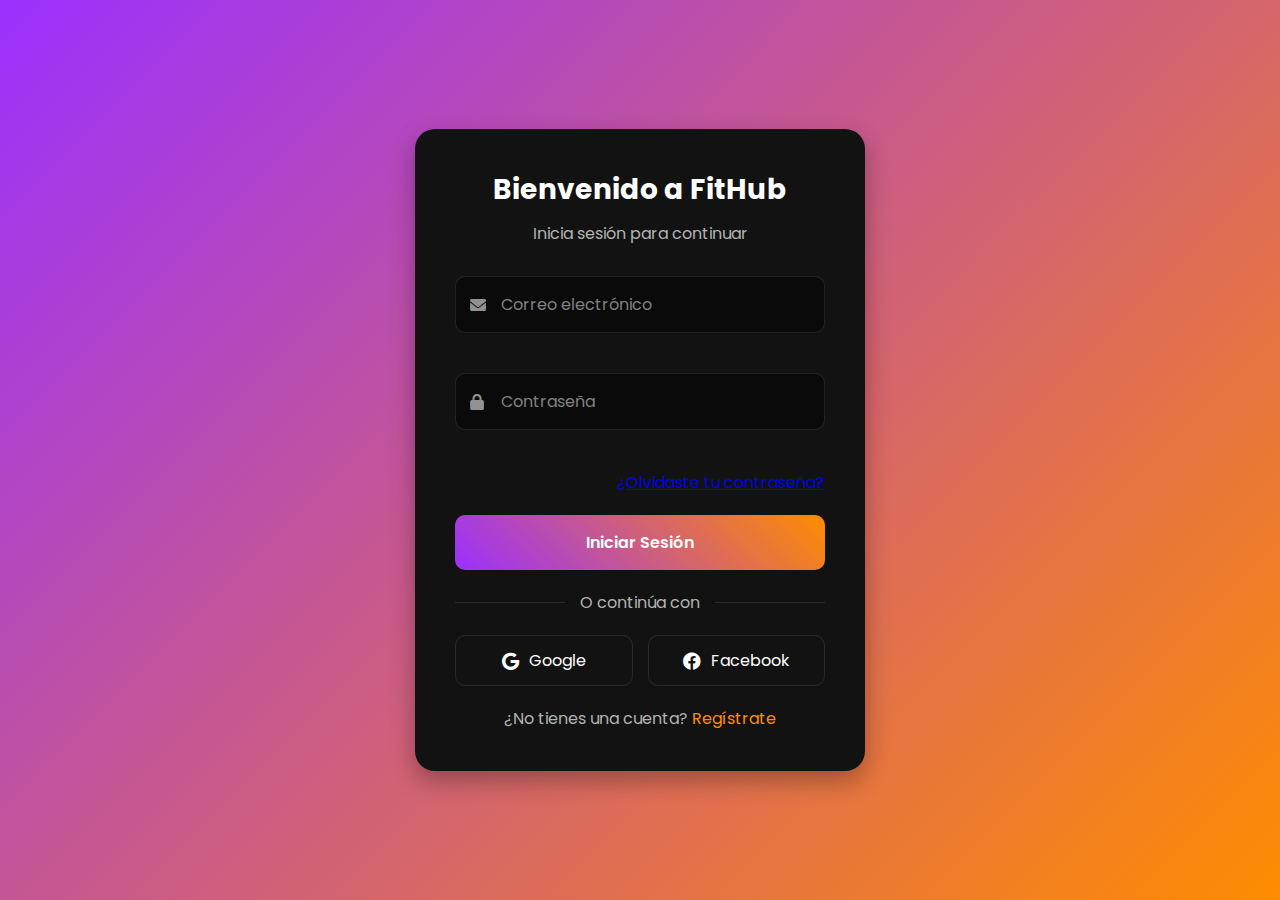
<file: login.html>
<!DOCTYPE html>
<html lang="es">
<head>
    <meta charset="UTF-8">
    <meta name="viewport" content="width=device-width, initial-scale=1.0">
    <title>Iniciar Sesión - FitHub</title>
    <link rel="stylesheet" href="styles.css">
    <link href="https://fonts.googleapis.com/css2?family=Poppins:wght@300;400;500;600;700&display=swap" rel="stylesheet">
    <link rel="stylesheet" href="https://cdnjs.cloudflare.com/ajax/libs/font-awesome/6.0.0/css/all.min.css">
</head>
<body>
    <div class="auth-container">
        <div class="auth-box">
            <div class="auth-header">
                <h2>Bienvenido a FitHub</h2>
                <p>Inicia sesión para continuar</p>
            </div>

            <form class="auth-form">
                <div class="form-group">
                    <i class="fa-solid fa-envelope"></i>
                    <input type="email" class="auth-input" placeholder="Correo electrónico" required>
                </div>
                <div class="form-group">
                    <i class="fa-solid fa-lock"></i>
                    <input type="password" class="auth-input" placeholder="Contraseña" required>
                </div>
                <div style="text-align: right;">
                    <a href="recuperar.html" class="auth-link">¿Olvidaste tu contraseña?</a>
                </div>
                <button type="submit" class="auth-btn">Iniciar Sesión</button>
            </form>

            <div class="auth-divider">O continúa con</div>

            <div class="social-auth">
                <a href="#" class="social-btn">
                    <i class="fab fa-google"></i>
                    <span>Google</span>
                </a>
                <a href="#" class="social-btn">
                    <i class="fab fa-facebook"></i>
                    <span>Facebook</span>
                </a>
            </div>

            <div class="auth-footer">
                ¿No tienes una cuenta? <a href="registro.html">Regístrate</a>
            </div>
        </div>
    </div>
</body>
</html>
</file>
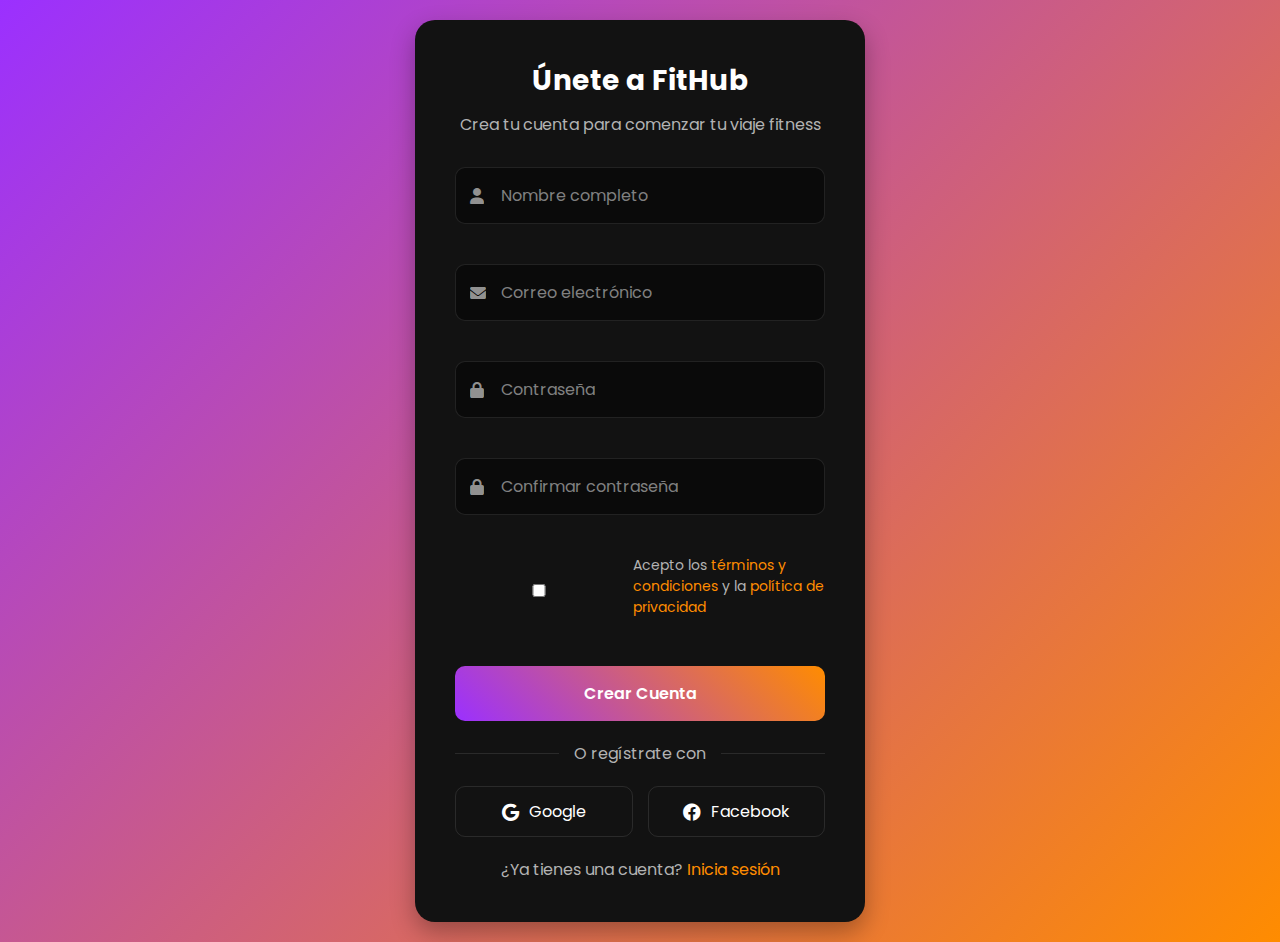
<file: registro.html>
<!DOCTYPE html>
<html lang="es">
<head>
    <meta charset="UTF-8">
    <meta name="viewport" content="width=device-width, initial-scale=1.0">
    <title>Registro - FitHub</title>
    <link rel="stylesheet" href="styles.css">
    <link href="https://fonts.googleapis.com/css2?family=Poppins:wght@300;400;500;600;700&display=swap" rel="stylesheet">
    <link rel="stylesheet" href="https://cdnjs.cloudflare.com/ajax/libs/font-awesome/6.0.0/css/all.min.css">
</head>
<body>
    <div class="auth-container">
        <div class="auth-box">
            <div class="auth-header">
                <h2>Únete a FitHub</h2>
                <p>Crea tu cuenta para comenzar tu viaje fitness</p>
            </div>

            <form class="auth-form">
                <div class="form-group">
                    <i class="fa-solid fa-user"></i>
                    <input type="text" class="auth-input" placeholder="Nombre completo" required>
                </div>
                <div class="form-group">
                    <i class="fa-solid fa-envelope"></i>
                    <input type="email" class="auth-input" placeholder="Correo electrónico" required>
                </div>
                <div class="form-group">
                    <i class="fa-solid fa-lock"></i>
                    <input type="password" class="auth-input" placeholder="Contraseña" required>
                </div>
                <div class="form-group">
                    <i class="fa-solid fa-lock"></i>
                    <input type="password" class="auth-input" placeholder="Confirmar contraseña" required>
                </div>

                <div class="form-group checkbox-container">
                    <input type="checkbox" id="terms" required>
                    <label for="terms">
                        Acepto los <a href="#">términos y condiciones</a> y la <a href="#">política de privacidad</a>
                    </label>
                </div>

                <button type="submit" class="auth-btn">Crear Cuenta</button>
            </form>

            <div class="auth-divider">O regístrate con</div>

            <div class="social-auth">
                <a href="#" class="social-btn">
                    <i class="fab fa-google"></i>
                    <span>Google</span>
                </a>
                <a href="#" class="social-btn">
                    <i class="fab fa-facebook"></i>
                    <span>Facebook</span>
                </a>
            </div>

            <div class="auth-footer">
                ¿Ya tienes una cuenta? <a href="login.html">Inicia sesión</a>
            </div>
        </div>
    </div>
</body>
</html>
</file>
<file: styles.css>
/* Colores principales */
:root {
    --color-morado: #9B30FF;
    --color-naranja: #FF8C00;
    --color-fondo: #121212;
    --color-fondo-oscuro: #0a0a0a;
    --color-texto: #ffffff;
    --color-texto-gris: #b3b3b3;
}

* {
    margin: 0;
    padding: 0;
    box-sizing: border-box;
    font-family: 'Poppins', sans-serif;
}

body {
    background-color: var(--color-fondo);
    color: var(--color-texto);
    min-height: 100vh;
    display: flex;
    flex-direction: column;
}

/* Barra de navegación */
.navbar {
    background-color: #0a0a0a;
    padding: 10px 30px;
    display: flex;
    justify-content: space-between;
    align-items: center;
    position: fixed;
    width: 100%;
    top: 0;
    z-index: 1000;
    box-shadow: 0 2px 10px rgba(0,0,0,0.3);
    height: 50px;
}

.logo h1 {
    color: var(--color-naranja);
    font-size: 20px;
    font-weight: bold;
    text-shadow: 0 0 10px rgba(255, 140, 0, 0.3);
}

.nav-links {
    display: flex;
    list-style: none;
    gap: 20px;
    align-items: center;
    margin: 0;
    padding: 0;
    height: 100%;
}

.nav-links a {
    color: var(--color-texto);
    text-decoration: none;
    font-weight: 500;
    padding: 6px 15px;
    border-radius: 20px;
    transition: all 0.3s;
    white-space: nowrap;
    font-size: 14px;
}

.nav-links a:hover {
    color: var(--color-naranja);
    background: rgba(255, 140, 0, 0.1);
    box-shadow: 0 0 15px rgba(255, 140, 0, 0.2);
}

.nav-links a.active {
    color: var(--color-naranja);
    background: rgba(255, 140, 0, 0.15);
    border: 1px solid var(--color-naranja);
}

.nav-user {
    position: relative;
    margin-left: 20px;
    height: 100%;
    display: flex;
    align-items: center;
}

.user-menu-trigger {
    display: flex;
    align-items: center;
    gap: 8px;
    padding: 4px 12px;
    background: transparent;
    border: 1px solid var(--color-naranja);
    border-radius: 20px;
    color: var(--color-texto);
    cursor: pointer;
    transition: all 0.3s;
    height: 35px;
}

.user-menu-trigger:hover {
    background: rgba(255, 140, 0, 0.1);
}

.user-menu-trigger img {
    width: 25px;
    height: 25px;
    border-radius: 50%;
    object-fit: cover;
}

.user-menu-trigger span {
    font-size: 14px;
}

.user-menu {
    position: absolute;
    top: 100%;
    right: 0;
    margin-top: 10px;
    background: var(--color-fondo-oscuro);
    border-radius: 10px;
    width: 180px;
    box-shadow: 0 5px 15px rgba(0,0,0,0.3);
    opacity: 0;
    visibility: hidden;
    transform: translateY(-10px);
    transition: all 0.3s;
}

.nav-user:hover .user-menu {
    opacity: 1;
    visibility: visible;
    transform: translateY(0);
}

.user-menu-header {
    padding: 15px;
    border-bottom: 1px solid rgba(255,255,255,0.1);
    text-align: center;
}

.user-menu-header h4 {
    color: var(--color-texto);
    margin-bottom: 5px;
    font-size: 14px;
}

.user-menu-header p {
    color: var(--color-texto-gris);
    font-size: 12px;
}

.user-menu-items {
    padding: 10px 0;
}

.user-menu-item {
    padding: 8px 15px;
    display: flex;
    align-items: center;
    gap: 10px;
    color: var(--color-texto);
    text-decoration: none;
    transition: all 0.3s;
    font-size: 14px;
}

.user-menu-item:hover {
    background: rgba(255, 140, 0, 0.1);
    color: var(--color-naranja);
}

.user-menu-item i {
    width: 20px;
    text-align: center;
}

/* Sección principal */
.hero {
    background: linear-gradient(rgba(0, 0, 0, 0.7), rgba(0, 0, 0, 0.7)), url('img/gym-banner.jpg');
    background-size: cover;
    background-position: center;
    text-align: center;
    padding: 80px 30px;
    margin-bottom: 30px;
    position: relative;
    overflow: hidden;
    height: 400px;
    display: flex;
    flex-direction: column;
    justify-content: center;
    align-items: center;
    margin-top: 0;
}

.hero::after {
    content: '';
    position: absolute;
    top: 0;
    left: 0;
    right: 0;
    bottom: 0;
    background: linear-gradient(45deg, rgba(155, 48, 255, 0.3), rgba(255, 140, 0, 0.3));
    z-index: 1;
}

.hero h1 {
    font-size: 42px;
    margin-bottom: 15px;
    position: relative;
    z-index: 2;
    text-shadow: 2px 2px 4px rgba(0, 0, 0, 0.5);
}

.hero p {
    font-size: 18px;
    color: var(--color-texto);
    margin-bottom: 30px;
    position: relative;
    z-index: 2;
    text-shadow: 1px 1px 2px rgba(0, 0, 0, 0.5);
    max-width: 600px;
}

/* Botones mejorados */
.cta-buttons {
    display: flex;
    justify-content: center;
    gap: 20px;
    margin-top: 30px;
    z-index: 2;
    position: relative;
}

.cta-primary, .cta-secondary {
    display: inline-block;
    padding: 15px 35px;
    border-radius: 30px;
    font-weight: 600;
    font-size: 18px;
    text-decoration: none;
    transition: all 0.3s;
    position: relative;
    overflow: hidden;
}

.cta-primary {
    background: linear-gradient(45deg, var(--color-morado), var(--color-naranja));
    color: var(--color-texto);
    border: none;
    box-shadow: 0 4px 15px rgba(155, 48, 255, 0.3);
}

.cta-primary::before {
    content: '';
    position: absolute;
    top: 0;
    left: 0;
    width: 100%;
    height: 100%;
    background: linear-gradient(45deg, var(--color-naranja), var(--color-morado));
    opacity: 0;
    transition: opacity 0.3s;
}

.cta-primary:hover {
    transform: translateY(-3px);
    box-shadow: 0 6px 20px rgba(155, 48, 255, 0.4);
}

.cta-primary:hover::before {
    opacity: 1;
}

.cta-primary span {
    position: relative;
    z-index: 1;
}

.cta-secondary {
    background: transparent;
    color: var(--color-texto);
    border: 2px solid var(--color-texto);
    box-shadow: 0 4px 15px rgba(0, 0, 0, 0.2);
}

.cta-secondary:hover {
    background: var(--color-texto);
    color: var(--color-morado);
    transform: translateY(-3px);
    box-shadow: 0 6px 20px rgba(255, 255, 255, 0.3);
}

/* Sección de características */
.features-section {
    padding: 60px 30px;
    text-align: center;
}

.feature-cards {
    display: grid;
    grid-template-columns: repeat(auto-fit, minmax(250px, 1fr));
    gap: 30px;
    margin: 40px auto;
    max-width: 1200px;
}

.feature-card {
    background: var(--color-fondo-oscuro);
    padding: 30px;
    border-radius: 15px;
    text-align: center;
    border: 1px solid rgba(255, 140, 0, 0.1);
    transition: all 0.3s;
}

.feature-card:hover {
    transform: translateY(-5px);
    border-color: var(--color-naranja);
    box-shadow: 0 5px 15px rgba(255, 140, 0, 0.2);
}

.feature-card i {
    font-size: 40px;
    color: var(--color-naranja);
    margin-bottom: 15px;
}

/* Página de seguimiento de peso */
.weight-tracking-page {
    padding-top: 80px;
    padding: 80px 20px 40px;
    flex-grow: 1;
}

.page-header {
    background: linear-gradient(45deg, var(--color-morado), var(--color-naranja));
    padding: 40px 30px;
    text-align: center;
    margin-bottom: 30px;
    border-radius: 0 0 30px 30px;
}

.weight-dashboard {
    max-width: 1200px;
    margin: 0 auto;
    padding: 0 15px;
}

.weight-stats {
    display: grid;
    grid-template-columns: repeat(auto-fit, minmax(200px, 1fr));
    gap: 20px;
    margin-bottom: 30px;
}

.stat-card {
    background: var(--color-fondo-oscuro);
    border-radius: 10px;
    padding: 20px;
    text-align: center;
    box-shadow: 0 2px 4px rgba(0,0,0,0.1);
    transition: transform 0.3s ease;
    border: 1px solid rgba(255, 140, 0, 0.1);
}

.stat-card:hover {
    transform: translateY(-5px);
    border-color: var(--color-naranja);
}

.stat-card h3 {
    color: var(--color-texto);
    margin: 10px 0;
    font-size: 16px;
}

.stat-card p {
    color: var(--color-naranja);
    font-size: 24px;
    font-weight: 600;
}

.stat-card i {
    font-size: 32px;
    color: var(--color-naranja);
    margin-bottom: 15px;
}

.weight-form {
    background-color: #fff;
    border-radius: 10px;
    padding: 25px;
    margin: 20px 0;
    box-shadow: 0 2px 4px rgba(0,0,0,0.1);
}

.weight-form h2 {
    text-align: center;
    color: var(--color-naranja);
    margin-bottom: 25px;
}

.form-group {
    margin-bottom: 20px;
}

.form-group label {
    display: block;
    margin-bottom: 8px;
    color: var(--color-texto-gris);
}

.form-group input,
.form-group textarea {
    width: 100%;
    padding: 12px;
    background: var(--color-fondo);
    border: 1px solid var(--color-naranja);
    border-radius: 10px;
    color: var(--color-texto);
    transition: all 0.3s;
}

.form-group input:focus,
.form-group textarea:focus {
    outline: none;
    box-shadow: 0 0 0 2px var(--color-naranja);
}

.submit-btn {
    width: 100%;
    padding: 12px;
    background-color: #4CAF50;
    color: white;
    border: none;
    border-radius: 5px;
    cursor: pointer;
    transition: background-color 0.3s ease;
}

.submit-btn:hover {
    background-color: #45a049;
}

.weight-history {
    background: var(--color-fondo-oscuro);
    padding: 30px;
    border-radius: 20px;
    margin: 40px auto;
    max-width: 800px;
}

.weight-history h2 {
    text-align: center;
    color: var(--color-naranja);
    margin-bottom: 20px;
}

.history-table {
    width: 100%;
    border-collapse: collapse;
    margin-top: 20px;
}

.history-table td {
    padding: 12px;
    border-bottom: 1px solid #eee;
}

.history-table tr:hover {
    background-color: #f5f5f5;
}

/* Footer */
footer {
    margin-top: auto;
}

.footer-content {
    background-color: var(--color-fondo-oscuro);
    padding: 60px 30px;
    display: grid;
    grid-template-columns: repeat(auto-fit, minmax(200px, 1fr));
    gap: 30px;
    text-align: center;
}

.footer-section h3 {
    color: var(--color-naranja);
    margin-bottom: 15px;
}

.footer-section ul {
    list-style: none;
}

.footer-section ul li {
    margin-bottom: 10px;
}

.footer-section a {
    color: var(--color-texto-gris);
    text-decoration: none;
    transition: color 0.3s;
}

.footer-section a:hover {
    color: var(--color-naranja);
}

.social-links {
    display: flex;
    justify-content: center;
    gap: 15px;
    margin-top: 15px;
}

.social-links a {
    color: var(--color-texto-gris);
    font-size: 20px;
    transition: all 0.3s;
}

.social-links a:hover {
    color: var(--color-naranja);
    transform: translateY(-2px);
}

.footer-bottom {
    text-align: center;
    padding: 20px;
    background-color: var(--color-fondo);
    border-top: 1px solid rgba(255,255,255,0.1);
}

/* Diseño responsive */
@media (max-width: 768px) {
    .navbar {
        padding: 15px;
        height: auto;
        flex-direction: column;
    }

    .nav-links {
        flex-direction: column;
        width: 100%;
        gap: 15px;
        margin-top: 15px;
    }

    .nav-links li {
        width: 100%;
        text-align: center;
    }

    .nav-user {
        margin-left: 0;
        width: 100%;
        justify-content: center;
    }

    .user-menu {
        width: 90%;
        left: 5%;
        right: 5%;
    }

    .hero h1 {
        font-size: 36px;
    }

    .feature-cards {
        grid-template-columns: 1fr;
    }
}

/* Sección Por qué elegir FitHub */
.benefits-section {
    background-color: var(--color-fondo-oscuro);
    padding: 60px 30px;
    text-align: center;
    margin: 40px auto;
    max-width: 1400px;
    border-radius: 20px;
}

.benefits-section h2 {
    font-size: 36px;
    color: var(--color-texto);
    margin-bottom: 40px;
    position: relative;
    display: inline-block;
}

.benefits-section h2::after {
    content: '';
    position: absolute;
    bottom: -10px;
    left: 50%;
    transform: translateX(-50%);
    width: 100px;
    height: 3px;
    background: linear-gradient(45deg, var(--color-morado), var(--color-naranja));
    border-radius: 3px;
}

.benefits-container {
    display: grid;
    grid-template-columns: repeat(auto-fit, minmax(300px, 1fr));
    gap: 30px;
    margin-top: 40px;
    padding: 20px;
}

.benefit {
    background: var(--color-fondo);
    padding: 30px;
    border-radius: 15px;
    text-align: left;
    transition: all 0.3s;
    border: 1px solid rgba(255, 140, 0, 0.1);
    position: relative;
    overflow: hidden;
}

.benefit::before {
    content: '';
    position: absolute;
    top: 0;
    left: 0;
    width: 4px;
    height: 100%;
    background: linear-gradient(45deg, var(--color-morado), var(--color-naranja));
}

.benefit:hover {
    transform: translateY(-5px);
    box-shadow: 0 5px 15px rgba(255, 140, 0, 0.1);
}

.benefit h3 {
    color: var(--color-naranja);
    font-size: 24px;
    margin-bottom: 15px;
    display: flex;
    align-items: center;
    gap: 15px;
}

.benefit i {
    font-size: 28px;
    color: var(--color-naranja);
}

.benefit p {
    color: var(--color-texto-gris);
    line-height: 1.6;
}

/* Enlaces de las feature cards */
.feature-link {
    display: inline-block;
    padding: 10px 25px;
    background: linear-gradient(45deg, var(--color-morado), var(--color-naranja));
    color: var(--color-texto);
    text-decoration: none;
    border-radius: 25px;
    font-weight: 500;
    margin-top: 20px;
    transition: all 0.3s;
    border: none;
    position: relative;
    overflow: hidden;
}

.feature-link::before {
    content: '';
    position: absolute;
    top: 0;
    left: 0;
    width: 100%;
    height: 100%;
    background: linear-gradient(45deg, var(--color-naranja), var(--color-morado));
    opacity: 0;
    transition: opacity 0.3s;
}

.feature-link:hover {
    transform: translateY(-2px);
    box-shadow: 0 5px 15px rgba(155, 48, 255, 0.3);
}

.feature-link:hover::before {
    opacity: 1;
}

.feature-link span {
    position: relative;
    z-index: 1;
}

/* Estilos página de perfil */
.profile-page {
    padding-top: 80px;
}

.profile-header {
    position: relative;
    margin-bottom: 30px;
}

.profile-cover {
    height: 200px;
    background: linear-gradient(45deg, var(--color-morado), var(--color-naranja));
}

.profile-info {
    display: flex;
    align-items: center;
    padding: 0 30px;
    margin-top: 30px;
    position: relative;
}

.profile-avatar {
    position: relative;
    width: 150px;
    height: 150px;
    border-radius: 50%;
    border: 4px solid var(--color-fondo);
    overflow: hidden;
    margin-right: 30px;
    box-shadow: 0 4px 10px rgba(0,0,0,0.2);
    margin-top: -75px;
}

.profile-avatar img {
    width: 100%;
    height: 100%;
    object-fit: cover;
}

.edit-avatar {
    position: absolute;
    bottom: 5px;
    right: 5px;
    background: var(--color-naranja);
    border: none;
    width: 30px;
    height: 30px;
    border-radius: 50%;
    color: white;
    cursor: pointer;
    display: flex;
    align-items: center;
    justify-content: center;
}

.profile-details {
    flex-grow: 1;
    margin-top: -30px;
}

.profile-details h1 {
    font-size: 28px;
    margin-bottom: 5px;
    color: var(--color-texto);
}

.profile-bio {
    color: var(--color-texto-gris);
}

.profile-content {
    max-width: 800px;
    margin: 0 auto;
    padding: 0 20px;
}

.profile-section {
    background: var(--color-fondo-oscuro);
    border-radius: 15px;
    padding: 20px;
    margin-bottom: 20px;
}

.section-header {
    display: flex;
    justify-content: space-between;
    align-items: center;
    margin-bottom: 20px;
}

.section-header h2 {
    color: var(--color-naranja);
    font-size: 20px;
}

.edit-btn {
    background: transparent;
    border: 1px solid var(--color-naranja);
    color: var(--color-naranja);
    padding: 5px 15px;
    border-radius: 20px;
    cursor: pointer;
    display: flex;
    align-items: center;
    gap: 5px;
    transition: all 0.3s;
}

.edit-btn:hover {
    background: var(--color-naranja);
    color: var(--color-texto);
}

.info-grid {
    display: grid;
    grid-template-columns: repeat(auto-fit, minmax(180px, 1fr));
    gap: 15px;
}

.info-item {
    display: flex;
    align-items: center;
    gap: 10px;
    padding: 10px;
    background: var(--color-fondo);
    border-radius: 10px;
}

.info-item i {
    color: var(--color-naranja);
    font-size: 18px;
}

.goal-card {
    background: var(--color-fondo);
    padding: 20px;
    border-radius: 10px;
    text-align: center;
}

.goal-icon {
    width: 40px;
    height: 40px;
    background: linear-gradient(45deg, var(--color-morado), var(--color-naranja));
    border-radius: 50%;
    display: flex;
    align-items: center;
    justify-content: center;
    margin: 0 auto 15px;
    color: white;
}

.progress-bar {
    background: var(--color-fondo-oscuro);
    height: 8px;
    border-radius: 4px;
    margin-top: 15px;
    overflow: hidden;
}

.progress {
    height: 100%;
    background: linear-gradient(45deg, var(--color-morado), var(--color-naranja));
    border-radius: 4px;
}

/* Responsive para perfil simplificado */
@media (max-width: 768px) {
    .profile-info {
        flex-direction: column;
        align-items: center;
        text-align: center;
    }

    .profile-avatar {
        margin-right: 0;
        margin-bottom: 15px;
    }

    .info-grid {
        grid-template-columns: 1fr;
    }
}

/* Páginas de autenticación */
.auth-container {
    min-height: 100vh;
    display: flex;
    align-items: center;
    justify-content: center;
    padding: 20px;
    background: linear-gradient(135deg, var(--color-morado), var(--color-naranja));
}

.auth-box {
    background: var(--color-fondo);
    border-radius: 20px;
    padding: 40px;
    width: 100%;
    max-width: 450px;
    box-shadow: 0 10px 25px rgba(0,0,0,0.3);
}

.auth-header {
    text-align: center;
    margin-bottom: 30px;
}

.auth-header h2 {
    font-size: 28px;
    color: var(--color-texto);
    margin-bottom: 10px;
}

.auth-header p {
    color: var(--color-texto-gris);
}

.auth-form {
    display: flex;
    flex-direction: column;
    gap: 20px;
}

.auth-form .form-group {
    position: relative;
    margin-bottom: 20px;
}

.auth-form .form-group i {
    position: absolute;
    left: 15px;
    top: 50%;
    transform: translateY(-50%);
    color: var(--color-texto-gris);
    font-size: 16px;
    opacity: 0.8;
    z-index: 1;
    font-family: "Font Awesome 6 Free", "Font Awesome 6 Brands";
    font-weight: 900;
}

.auth-form .form-group input {
    width: 100%;
    padding: 15px 15px 15px 45px;
    background: var(--color-fondo-oscuro);
    border: 1px solid rgba(255,255,255,0.1);
    border-radius: 10px;
    color: var(--color-texto);
    font-size: 16px;
    transition: all 0.3s;
}

.auth-form .form-group input::placeholder {
    color: var(--color-texto-gris);
    opacity: 0.7;
}

.auth-form .form-group input:focus {
    border-color: var(--color-naranja);
    outline: none;
}

/* Eliminar los símbolos de usuario por defecto en los campos de contraseña */
.auth-form .form-group input[type="password"]::-ms-reveal,
.auth-form .form-group input[type="password"]::-ms-clear {
    display: none;
}

.auth-btn {
    background: linear-gradient(45deg, var(--color-morado), var(--color-naranja));
    color: white;
    padding: 15px;
    border: none;
    border-radius: 10px;
    font-size: 16px;
    font-weight: 600;
    cursor: pointer;
    transition: all 0.3s;
}

.auth-btn:hover {
    transform: translateY(-2px);
    box-shadow: 0 5px 15px rgba(155, 48, 255, 0.3);
}

.auth-divider {
    display: flex;
    align-items: center;
    gap: 15px;
    margin: 20px 0;
    color: var(--color-texto-gris);
}

.auth-divider::before,
.auth-divider::after {
    content: '';
    flex: 1;
    height: 1px;
    background: rgba(255,255,255,0.1);
}

.social-auth {
    display: grid;
    grid-template-columns: repeat(2, 1fr);
    gap: 15px;
    margin-bottom: 20px;
}

.social-btn {
    display: flex;
    align-items: center;
    justify-content: center;
    gap: 10px;
    padding: 12px;
    border: 1px solid rgba(255,255,255,0.1);
    border-radius: 10px;
    color: var(--color-texto);
    text-decoration: none;
    transition: all 0.3s;
}

.social-btn:hover {
    background: rgba(255,255,255,0.05);
}

.social-auth .social-btn i {
    font-size: 18px;
    color: var(--color-texto);
    font-family: "Font Awesome 6 Brands";
    font-weight: 400;
}

.checkbox-container {
    display: flex;
    align-items: center;
    gap: 10px;
    color: var(--color-texto-gris);
    font-size: 14px;
}

.checkbox-container a {
    color: var(--color-naranja);
    text-decoration: none;
}

.checkbox-container a:hover {
    text-decoration: underline;
}

.auth-footer {
    text-align: center;
    margin-top: 20px;
    color: var(--color-texto-gris);
}

.auth-footer a {
    color: var(--color-naranja);
    text-decoration: none;
}

.auth-footer a:hover {
    text-decoration: underline;
}

/* Páginas de rutinas y dietas */
.routine-page,
.diet-page {
    padding-top: 80px;
}

.coming-soon-banner {
    background: var(--color-fondo-oscuro);
    padding: 40px;
    text-align: center;
    margin: 20px auto;
    max-width: 800px;
    border-radius: 15px;
    border: 1px solid rgba(255, 140, 0, 0.1);
}

.coming-soon-banner i {
    font-size: 48px;
    color: var(--color-naranja);
    margin-bottom: 20px;
}

.coming-soon-banner h2 {
    color: var(--color-texto);
    margin-bottom: 15px;
}

.coming-soon-banner p {
    color: var(--color-texto-gris);
}

.routine-container,
.diet-container {
    max-width: 800px;
    margin: 40px auto;
    padding: 0 20px;
}

.routine-card,
.diet-card {
    background: var(--color-fondo-oscuro);
    border-radius: 15px;
    padding: 30px;
    margin-bottom: 30px;
}

.routine-header,
.diet-header {
    text-align: center;
    margin-bottom: 30px;
    padding-bottom: 20px;
    border-bottom: 1px solid rgba(255, 140, 0, 0.1);
}

.routine-header i,
.diet-header i {
    font-size: 40px;
    color: var(--color-naranja);
    margin-bottom: 15px;
}

.routine-header h2,
.diet-header h2 {
    color: var(--color-texto);
    margin-bottom: 10px;
}

.difficulty,
.diet-type {
    display: inline-block;
    padding: 5px 15px;
    background: linear-gradient(45deg, var(--color-morado), var(--color-naranja));
    border-radius: 20px;
    color: var(--color-texto);
    font-size: 14px;
}

.day-section,
.meal-section {
    margin-bottom: 25px;
    padding: 20px;
    background: var(--color-fondo);
    border-radius: 10px;
}

.day-section h3,
.meal-section h3 {
    color: var(--color-naranja);
    margin-bottom: 15px;
    display: flex;
    align-items: center;
    gap: 10px;
}

.day-section ul,
.meal-section ul {
    list-style: none;
}

.day-section li,
.meal-section li {
    color: var(--color-texto-gris);
    margin-bottom: 10px;
    padding-left: 20px;
    position: relative;
}

.day-section li::before,
.meal-section li::before {
    content: '•';
    color: var(--color-naranja);
    position: absolute;
    left: 0;
}

.routine-footer,
.diet-footer {
    margin-top: 30px;
    padding-top: 20px;
    border-top: 1px solid rgba(255, 140, 0, 0.1);
    color: var(--color-texto-gris);
    font-size: 14px;
}

.routine-footer p,
.diet-footer p {
    margin-bottom: 10px;
}

.developers-list {
    list-style: none;
    padding: 0;
    margin: 10px 0;
}

.developers-list li {
    color: #ffffff;
    margin: 5px 0;
    font-size: 0.9em;
}

/* Estilos para el gráfico de peso */
.weight-chart-container {
    background-color: #fff;
    border-radius: 10px;
    padding: 20px;
    margin: 20px 0;
    box-shadow: 0 2px 4px rgba(0,0,0,0.1);
}

.chart-wrapper {
    position: relative;
    height: 400px;
    width: 100%;
}
</file>
